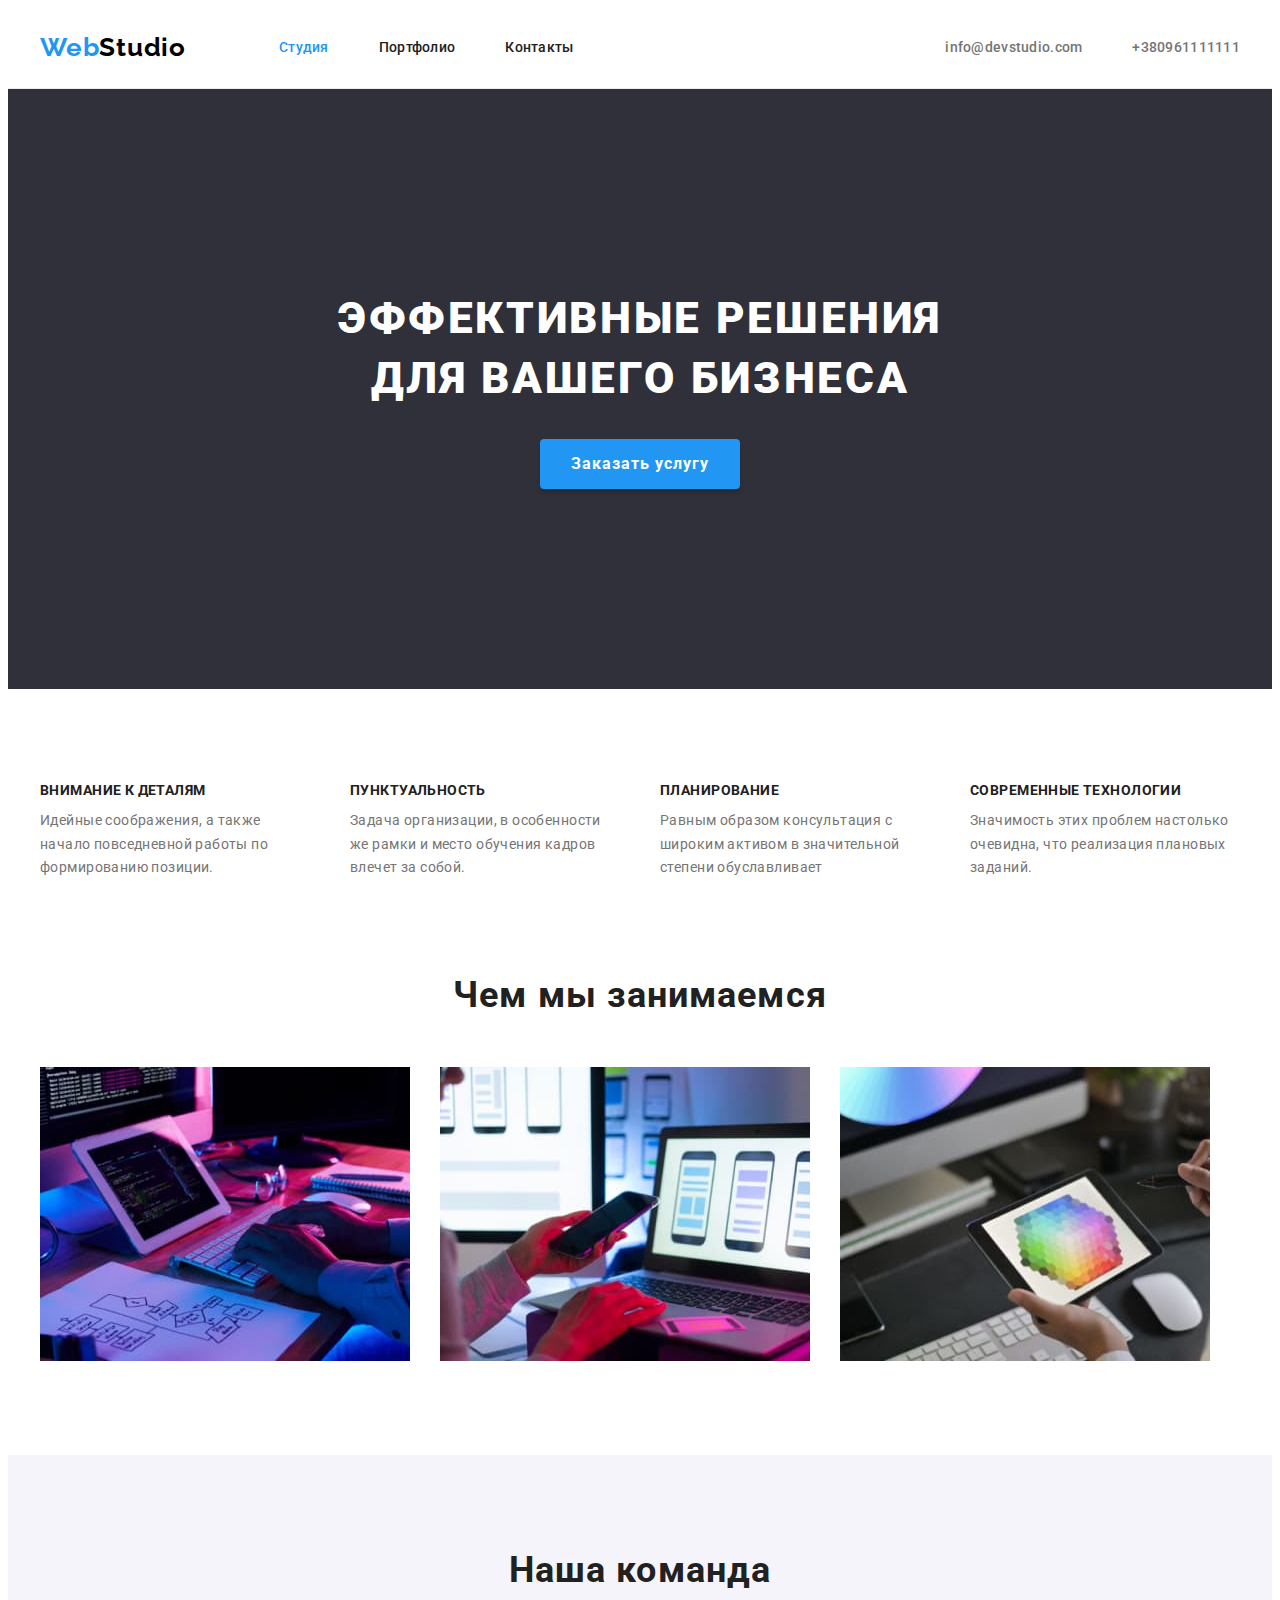
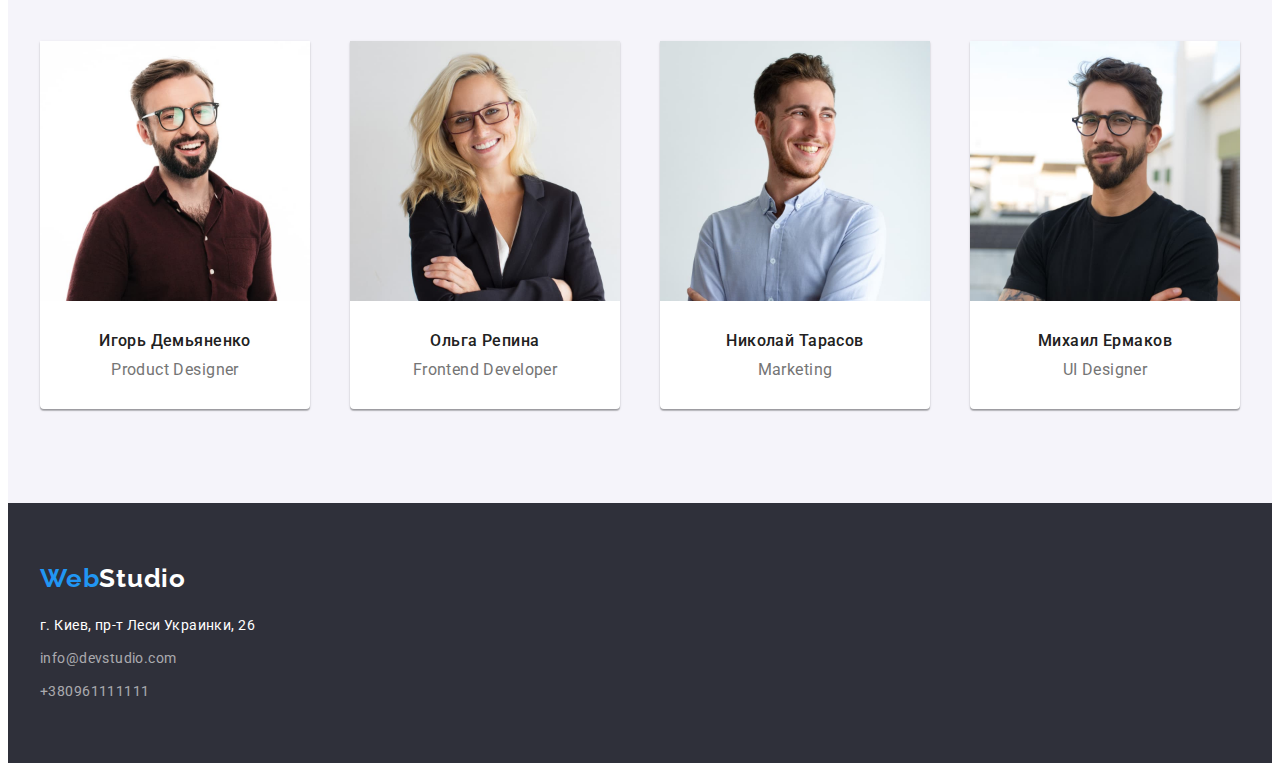
<file: index.html>
<!DOCTYPE html>
<html lang="ru">
<head>
    <meta charset="UTF-8">
    <meta http-equiv="X-UA-Compatible" content="IE=edge">
    <meta name="viewport" content="width=device-width, initial-scale=1.0">
    <link rel="preconnect" href="https://fonts.googleapis.com">
<link rel="preconnect" href="https://fonts.gstatic.com" crossorigin>
<link rel="preconnect" href="https://fonts.googleapis.com">
<link rel="preconnect" href="https://fonts.gstatic.com" crossorigin>
<link href="https://fonts.googleapis.com/css2?family=Raleway:wght@700&family=Roboto:wght@400;500;700;900&display=swap" rel="stylesheet">
<link rel="stylesheet" href="https://cdnjs.cloudflare.com/ajax/libs/modern-normalize/1.1.0/modern-normalize.min.css" integrity="sha512-wpPYUAdjBVSE4KJnH1VR1HeZfpl1ub8YT/NKx4PuQ5NmX2tKuGu6U/JRp5y+Y8XG2tV+wKQpNHVUX03MfMFn9Q==" crossorigin="anonymous" referrerpolicy="no-referrer" />
<link rel="stylesheet" href="css/styles.css">
<title>Студия</title>
</head>
<body>

    <header>
      <div class="container">
          <div class="header">
       <nav class="header-nav">
        <a href="" class="header-logo link">Web<span class="header-logo-span">Studio</span>
            </a>

           <ul class="site-nav">
               <li class="site-nav-list"><a href="" class="nav-link link current">Студия</a></li>
               <li class="site-nav-list"> <a href="portfolio.html" class="nav-link link">Портфолио</a></li>
               <li class="site-nav-list"><a href="" class="nav-link link">Контакты</a></li>            
           </ul>           
       </nav>
    <ul class="contact-nav">
      <li> <a href="mailto:info@devstudio.com" class="header-mail link">info@devstudio.com</a></li>

      <li> <a href="tel:+380961111111" class="header-tel link">+380961111111</a></li>
    </ul>
    </div>
    </div>

    </header>

    <main>
        <section class="hero">
            <div class="container">
     
            <h1 class="hero-title">ЭФФЕКТИВНЫЕ РЕШЕНИЯ ДЛЯ ВАШЕГО БИЗНЕСА </h1>
      
        <button type="button" class="hero-btn">Заказать услугу</button>
     </div>
    </section>
<section class="section">
    <div class="container">
    <h2 class="visually-hidden">Hаши преимущества</h2>
        <ul class="advantage-list">
            <li class="advantage-list-item">
           <h3 class="advantage-title">Внимание к деталям</h3>  
            <p class="advantage-text">Идейные соображения, а также начало повседневной работы по формированию позиции.</p>    
           </li>   
               
           
            <li class="advantage-list-item">
                <h3 class="advantage-title">Пунктуальность</h3> 
                <p class="advantage-text">Задача организации, в особенности же рамки и место обучения кадров влечет за собой.</p>
                  
            </li>

            <li class="advantage-list-item">
                <h3 class="advantage-title">Планирование</h3> 
                <p class="advantage-text">Равным образом консультация с широким активом в значительной степени обуславливает</p>
            </li>
            <li class="advantage-list-item">
                <h3 class="advantage-title">Современные технологии</h3> 
                <p class="advantage-text">Значимость этих проблем настолько очевидна, что реализация плановых заданий.</p>
                
            </li>
        </ul>
        </div>
    </section>
    <section class="section work">
        <div class="container">
        <h2 class="work-title">Чем мы занимаемся</h2>
        <ul class="work-list">
           <li class="work-list-item">  <img src="images/img.jpg" alt="Человек пишет код на ноутбуке" width="370"></li>
           <li class="work-list-item"> <img src="images/imgimg2.jpg" alt="Человек разрабатывет дизайн приложения" width="370"></li>
           <li class="work-list-item"> <img src="images/img3.jpg" alt="Человек рисует графику" width="370"></li>
        </ul>
        </div>
    </section>
    <section class="team section">
        <div class="container">

       <h2 class="team-title">Наша команда</h2>
       <ul class="team-list ">
          <li class="team-list-item"> <img src="images/img4.jpg" alt="Фото Product Designer" width="270">
             <h3 class="team-mate">Игорь Демьяненко</h3>
             <p class="team-text">Product Designer</p>
          </li>
          <li class="team-list-item"><img src="images/img5.jpg" alt="Фото Frontend Developer" width="270">
             <h3 class="team-mate">Ольга Репина</h3>
             <p class="team-text">Frontend Developer</p>
          </li>
          <li class="team-list-item"><img src="images/img6.jpg" alt="Фото Marketing" width="270">
             <h3 class="team-mate">Николай Тарасов</h3>
             <p class="team-text">Marketing</p>
          </li>
          <li class="team-list-item"><img src="images/img7.jpg" alt="Фото UI Designer" width="270">
             <h3 class="team-mate">Михаил Ермаков</h3>
             <p class="team-text">UI Designer</p>
         </li>
       </ul>
       </div>
    </section>

    </main>

    <footer class="footer">
        <div class="container">

     <a href="" class="footer-logo link">Web<span class="footer-logo-span">Studio</span></a>
     <address>
        <ul class="address-list">
            <li ><p class="footer-address link">г. Киев, пр-т Леси Украинки, 26</p></li>
            <li ><a href="mailto:info@devstudio.com" class="footer-contact link">info@devstudio.com</a></li>   
            <li ><a href="tel:+380961111111" class="footer-contact link">+380961111111</a></li>
        </ul>
    </address>
    </div>

    </footer>

</body>
</html>
</file>
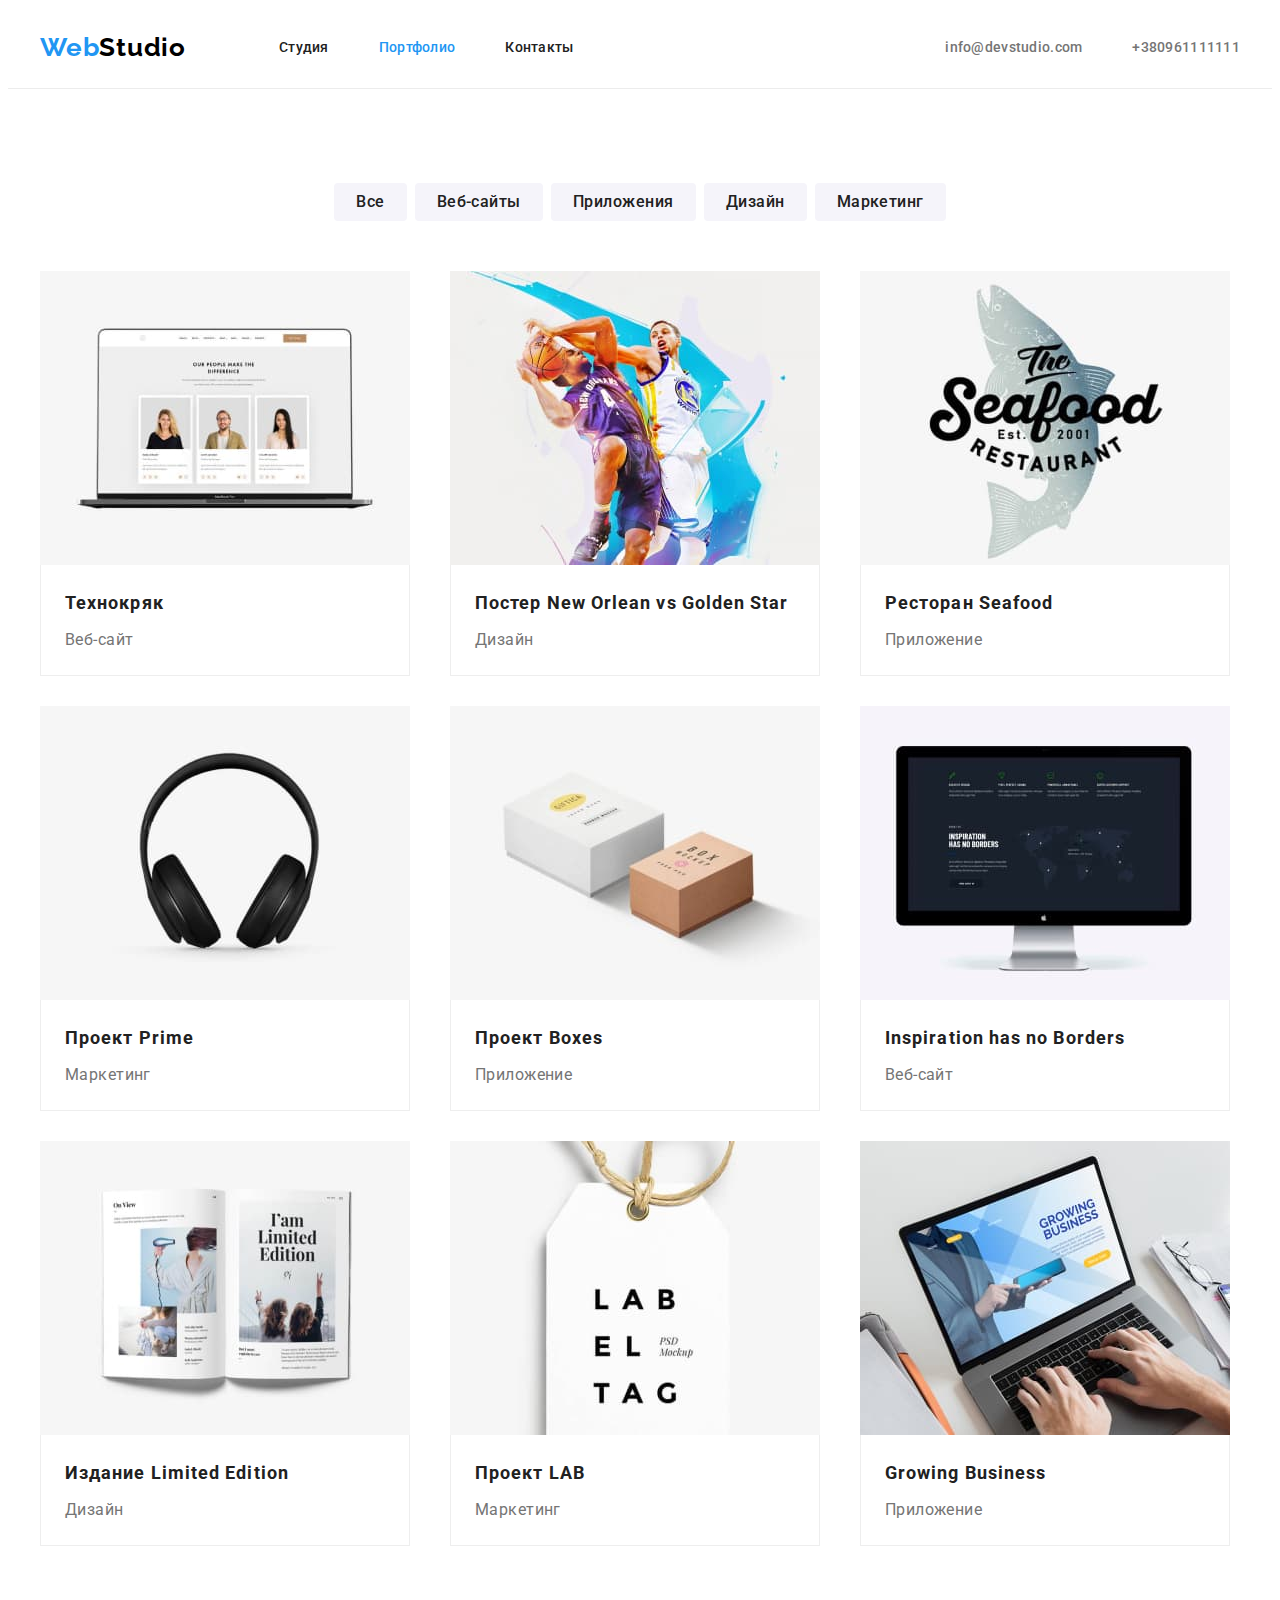
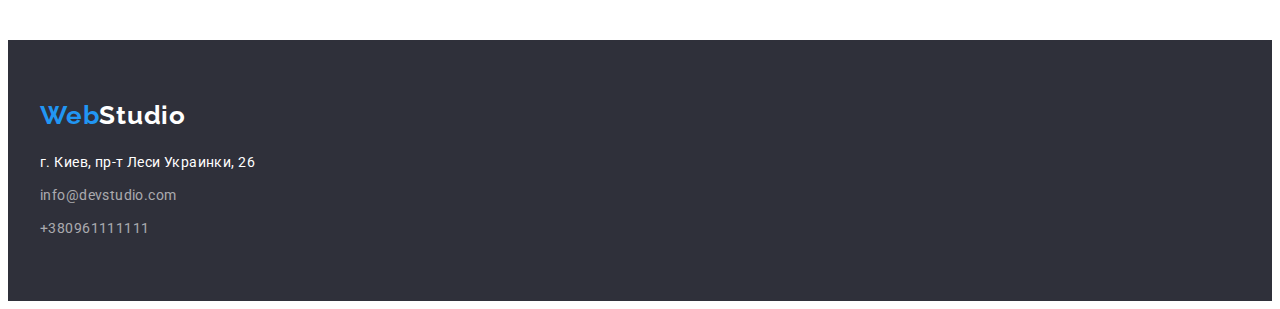
<file: portfolio.html>
<!DOCTYPE html>
<html lang="ru">
<head>
    <meta charset="UTF-8">
    <meta http-equiv="X-UA-Compatible" content="IE=edge">
    <meta name="viewport" content="width=device-width, initial-scale=1.0">
    <link rel="preconnect" href="https://fonts.googleapis.com">
<link rel="preconnect" href="https://fonts.gstatic.com" crossorigin>
<link rel="preconnect" href="https://fonts.googleapis.com">
<link rel="preconnect" href="https://fonts.gstatic.com" crossorigin>
<link href="https://fonts.googleapis.com/css2?family=Raleway:wght@700&family=Roboto:wght@400;500;700;900&display=swap" rel="stylesheet">
<link rel="stylesheet" href="https://cdnjs.cloudflare.com/ajax/libs/modern-normalize/1.1.0/modern-normalize.min.css" integrity="sha512-wpPYUAdjBVSE4KJnH1VR1HeZfpl1ub8YT/NKx4PuQ5NmX2tKuGu6U/JRp5y+Y8XG2tV+wKQpNHVUX03MfMFn9Q==" crossorigin="anonymous" referrerpolicy="no-referrer" />
<link rel="stylesheet" href="css/styles.css">
    <title>Portfolio</title>
</head>
<body>
     <header >
         <div class="container">
             <div class="header">
       <nav class="header-nav">
        <a href="" class="header-logo link">Web<span class="header-logo-span">Studio</span>
            </a>

           <ul class="site-nav">
               <li class="site-nav-list"><a href="index.html" class="nav-link link">Студия</a></li>
               <li class="site-nav-list"> <a href="" class="nav-link link current">Портфолио</a></li>
               <li class="site-nav-list"><a href="" class="nav-link link">Контакты</a></li>            
           </ul>           
       </nav>
    <ul class="contact-nav">
      <li> <a href="mailto:info@devstudio.com" class="header-mail link">info@devstudio.com</a></li>

      <li> <a href="tel:+380961111111" class="header-tel link">+380961111111</a></li>
    </ul>
    </div>
      </div>

    </header>

    <main>

        <section class="section">
            <div class="container">
            <h1 class="visually-hidden">Портфолио</h1>
            <ul class="portfolio-nav">
                <li><button type="button" class="portfolio-nav-btn">Все</button>
                </li>
                <li><button type="button" class="portfolio-nav-btn">Веб-сайты</button></li>
                <li><button type="button" class="portfolio-nav-btn">Приложения</button></li>
                <li><button type="button" class="portfolio-nav-btn">Дизайн</button></li>
                <li><button type="button" class="portfolio-nav-btn">Маркетинг</button></li>
            </ul>
        
        

        <ul class="portfolio-list">
            <li class="portfolio-list-item">
                <a href="" class="link">
                <img class="portfolio-img" src="images/pfimg.jpg" alt="Фото ноутбука" width="370" height="294">
                <div class="portfolio-border">
                <h2 class="portfolio-heading">Технокряк</h2>
                <p class="portfolio-text">Веб-сайт</p>
                </div>
                
                </a>
            </li>
            <li class="portfolio-list-item">
                <a href="" class="link">
                <img class="portfolio-img" src="images/pfimg(1).jpg" alt="Фото баскетболистов" width="370" height="294">
                <div class="portfolio-border">
                <h2 class="portfolio-heading">Постер New Orlean vs Golden Star</h2>
                <p class="portfolio-text">Дизайн</p>
                </div>
                </a>
            </li>
            <li class="portfolio-list-item">
                <a href="" class="link">
                <img class="portfolio-img" src="images/pfimg(2).jpg" alt="Лого ресторана" width="370" height="294">
                <div class="portfolio-border">
                <h2 class="portfolio-heading">Ресторан Seafood</h2>
                <p class="portfolio-text">Приложение</p>
                </div>
                </a>
            </li>
            
            <li class="portfolio-list-item">
                <a href="" class="link">
                <img class="portfolio-img" src="images/pfimg(3).jpg" alt="Наушники" width="370" height="294">
                <div class="portfolio-border">
                <h2 class="portfolio-heading">Проект Prime</h2>
                <p class="portfolio-text">Маркетинг</p>
                </div>
                </a>
            </li>
            <li class="portfolio-list-item">
                <a href="" class="link">
                <img class="portfolio-img" src="images/pfimg(4).jpg" alt="Фото двух коробок" width="370" height="294">
                <div class="portfolio-border">
                <h2 class="portfolio-heading">Проект Boxes</h2>
                <p class="portfolio-text">Приложение</p>
                </div>
                </a>
            </li>
            <li class="portfolio-list-item">
                <a href="" class="link">
                <img class="portfolio-img" src="images/pfimg(5).jpg" alt="Фото монитора" width="370" height="294">
                <div class="portfolio-border">
                <h2 class="portfolio-heading">Inspiration has no Borders</h2>
                <p class="portfolio-text">Веб-сайт</p>
                </div>
                </a>
            </li>
            <li class="portfolio-list-item">
                <a href="" class="link">
                <img class="portfolio-img" src="images/pfimg(6).jpg" alt="Журнал" width="370" height="294">
                <div class="portfolio-border">
                <h2 class="portfolio-heading">Издание Limited Edition</h2>
                <p class="portfolio-text">Дизайн</p>
                </div>
                </a>
            </li>
            <li class="portfolio-list-item">
                <a href="" class="link">
                <img class="portfolio-img" src="images/pfimg(7).jpg" alt="Фото лейбла" width="370" height="294">
                <div class="portfolio-border">
                <h2 class="portfolio-heading">Проект LAB</h2>
                <p class="portfolio-text">Маркетинг</p>
                </div>
                </a>
            </li>
            <li class="portfolio-list-item">
                <a href="" class="link">
                <img class="portfolio-img" src="images/pfimg(8).jpg" alt="Человек работает на ноутбуке" width="370" height="294">
                <div class="portfolio-border">
                <h2 class="portfolio-heading">Growing Business</h2>
                <p class="portfolio-text">Приложение</p>
                </div>
                </a>
            </li>
        </ul>
        </div>
        </section>

    </main>
     <footer class="footer">
        <div class="container">

     <a href="" class="footer-logo link">Web<span class="footer-logo-span">Studio</span></a>
     <address>
        <ul class="address-list">
            <li ><p class="footer-address link">г. Киев, пр-т Леси Украинки, 26</p></li>
            <li ><a href="mailto:info@devstudio.com" class="footer-contact link">info@devstudio.com</a></li>   
            <li ><a href="tel:+380961111111" class="footer-contact link">+380961111111</a></li>
        </ul>
    </address>
    </div>

    </footer>


</body>
</html>
</file>
<file: css/styles.css>
:root{
    --accent: #2196F3;
    --main-color:  #212121;
    --second-color: #757575;
    --main-background: #F5F4FA;
    --second-background: #2F303A;
    --logo-span:#000;
    --footer-logo-span: #ffffff;
    --header-background: #FFFFFF;
    --text-color:#FFFFFF;
    --btn-hover: 188CE8;
    --portfolio-background: #FFFFFF;
}
body {   
    font-family: 'Roboto', sans-serif;   
   font-size: 14px;
   letter-spacing: 0.03em;
   box-sizing: border-box;
   }
   h1, h2, h3, h4, h5, h6, p {
       margin: 0;
       padding: 0;
   }
   img {
       display: block;
       max-width: 100%;
       height: auto;
   }
   a {
       display: block;
   }
    .container {
        width: 1200px;
        margin: 0 auto;
        padding: 0 15px;
    }
    header {
        border-bottom: 1px solid #ECECEC;
        height: 80px;
    }

    .header {
        display: flex;
        justify-content: space-between;
       align-items: center;

    }
.header-nav {
background:var(--header-background);
 display: flex;
 align-items: center;
}


ul {
    list-style: none;
    padding-left: 0;
    margin: 0;
}
.link {
    text-decoration: none;
}

.header-logo {
font-family: 'Raleway';
font-weight: 700;
font-size: 26px;
line-height: 1.19;
letter-spacing: 0.03em;
color: var(--accent);
display: block;
padding: 24px 0 25px 0;
margin-right: 93px;
}
.header-logo-span {
    color:var(--logo-span)
}
.site-nav {
    display: flex;
}
.site-nav .link {
    display: block;
}

.site-nav .site-nav-list:not(:last-child) {
    margin-right: 50px;
}
.site-nav .link.current {
    color: var(--accent);
}
.nav-link:hover, .nav-link-portfolio:focus {
    color: var(--accent)
}
.nav-link {
font-weight: 500;
font-size: 14px;
line-height: 1.14;
letter-spacing: 0.02em;
color: var(--main-color);
  padding: 32px 0;
}

.nav-link-contacts:hover, .nav-link-contacts:focus {
  color: var(--accent)  
}

.contact-nav {
    display: flex;
    margin-left: auto;
}
.contact-nav a {
     padding: 32px 0;
}
.header-mail {
font-weight: 500;
font-size: 14px;
line-height: 1.14;
letter-spacing: 0.02em;
color: var(--second-color);
margin-right: 50px;
}

.header-tel {
font-weight: 500;
font-size: 14px;
line-height: 1.14;
letter-spacing: 0.02em;
color: var(--second-color);
}

.header-mail:hover, .header-mail:focus {
    color: var(--accent) 
}
.header-tel:hover, .header-tel:focus {
    color: var(--accent)
}

.section {
    padding: 94px 0;
}
.hero {
background: var(--second-background);
padding-top: 200px;
padding-bottom: 200px;
}
.hero-title {
    font-weight: 900;
font-size: 44px;
line-height: 1.36;
text-align: center;
letter-spacing: 0.06em;
color: var(--text-color);
width: 696px;
margin: 0 auto 30px auto;
}
.hero-btn {
    font-family: 'Roboto';
font-style: normal;
    background-color: var(--accent);
box-shadow: 0px 4px 4px rgba(0, 0, 0, 0.15);
border-radius: 4px;
border: none;
font-weight: 700;
font-size: 16px;
line-height: 1.88;
align-items: center;
text-align: center;
letter-spacing: 0.06em;
cursor: pointer;
margin: 0 auto;
display: block;
color:var(--text-color);
width: 200px;
height: 50px;
}
.visually-hidden {
  position: absolute;
  width: 1px;
  height: 1px;
  margin: -1px;
  border: 0;
  padding: 0;
  white-space: nowrap;
  clip-path: inset(100%);
  clip: rect(0 0 0 0);
  overflow: hidden;
}

.advantage-list {
    display: flex;
    justify-content: space-between;
  }
.advantage-list-item {
 width: 270px;
}
.advantage-title {
   font-weight: 700;
font-size: 14px;
line-height: 1.14;
letter-spacing: 0.03em;
color: var(--main-color);
text-transform: uppercase;
margin-bottom: 10px;
}
.advantage-text {
line-height: 1.71;
color: var(--second-color);
}
.work {
    padding-top: 0;
}
.work-title {
    font-weight: 700;
font-size: 36px;
line-height: 1.17;
text-align: center;
letter-spacing: 0.03em;
color: var(--main-color);
margin-bottom: 50px;
}
.work-list {
    display: flex; 
   }
   
   .work-list :not(:last-child) {
 margin-right: 30px;
   }

.team {
    background: var(--main-background) ;
}
.team-list {
 display: flex;
justify-content: space-between;
}
.team-list-item {
    background: #FFFFFF;
box-shadow: 0px 1px 3px rgba(0, 0, 0, 0.12), 0px 1px 1px rgba(0, 0, 0, 0.14), 0px 2px 1px rgba(0, 0, 0, 0.2);
border-radius: 0px 0px 4px 4px;
}
.team-title {
    font-weight: 700;
font-size: 36px;
line-height: 1.17;
text-align: center;
letter-spacing: 0.03em;
color: var(--main-color);
margin-bottom: 50px;
}
.team-mate {
    font-weight: 500;
font-size: 16px;
line-height: 1.19;
text-align: center;
color: var(--main-color);
margin-top: 30px;
margin-bottom: 10px;
}
.team-text {
 font-size: 16px;
line-height: 1.19;
text-align: center;
color: var(--second-color);
margin-bottom: 30px;
}
.footer {
    background: var(--second-background);
    padding: 60px 0;
}
.footer-logo {
    font-family: 'Raleway';
font-weight: 700;
font-size: 26px;
line-height: 1.19;
letter-spacing: 0.03em;
color: var(--accent);
margin-bottom: 20px;
display:block;

}
.address-list :not(:last-child) {
    margin-bottom: 9px;
}
.footer-address {
    font-style: normal;
line-height: 1.71;
letter-spacing: 0.03em;
color: var(--text-color);
}
.footer-contact {
    font-style: normal;
line-height: 1.71;
letter-spacing: 0.03em;
color: rgba(255, 255, 255, 0.6);
}
.footer-logo-span{
    color: var(--footer-logo-span);
}
.footer-address:hover, .footer-adress:focus {
    color: var(--accent);
}
.footer-contact:hover, .footer-contact:focus {
    color: var(--accent);
}
.portfolio-nav {
    display: flex;
    justify-content: center;
    margin-bottom: 50px;
}
.portfolio-nav :not(:last-child) {
    margin-right: 8px;
}
.portfolio-nav-btn {
border: none;
background: var(--main-background);
border-radius: 4px;
font-family: 'Roboto';
font-style: normal;
font-weight: 500;
font-size: 16px;
line-height: 1.62;
text-align: center;
letter-spacing: 0.03em;
color: var(--main-color);
cursor: pointer;
padding: 6px 22px;
}
.portfolio-nav-btn:hover, 
.portfolio-nav-btn:focus {
background: var(--accent);
box-shadow: 0px 3px 1px rgba(0, 0, 0, 0.1), 0px 1px 2px rgba(0, 0, 0, 0.08), 0px 2px 2px rgba(0, 0, 0, 0.12);
border-radius: 4px; 
color: var(--main-background);
}
.portfolio-list {
    display: flex;
    flex-wrap: wrap;    
    margin-right: -30px;
margin-bottom: -30px;

}

.portfolio-list-item {
    background:var(--portfolio-background);
flex-basis: calc(100% / 3 - 30px);
margin-right: 30px;
margin-bottom: 30px;
}


.portfolio-heading {
    font-size: 18px;
line-height: 2;
letter-spacing: 0.06em;
color:var(--main-color);
margin-bottom: 4px;
}
.portfolio-text {
    font-size: 16px;
line-height: 1.88;
color: var(--second-color);
}

.portfolio-border {
    border: 1px solid #EEEEEE;
    border-top: none;
    padding: 20px 24px;
    box-sizing: border-box;
    width: 370px;
 }
</file>
